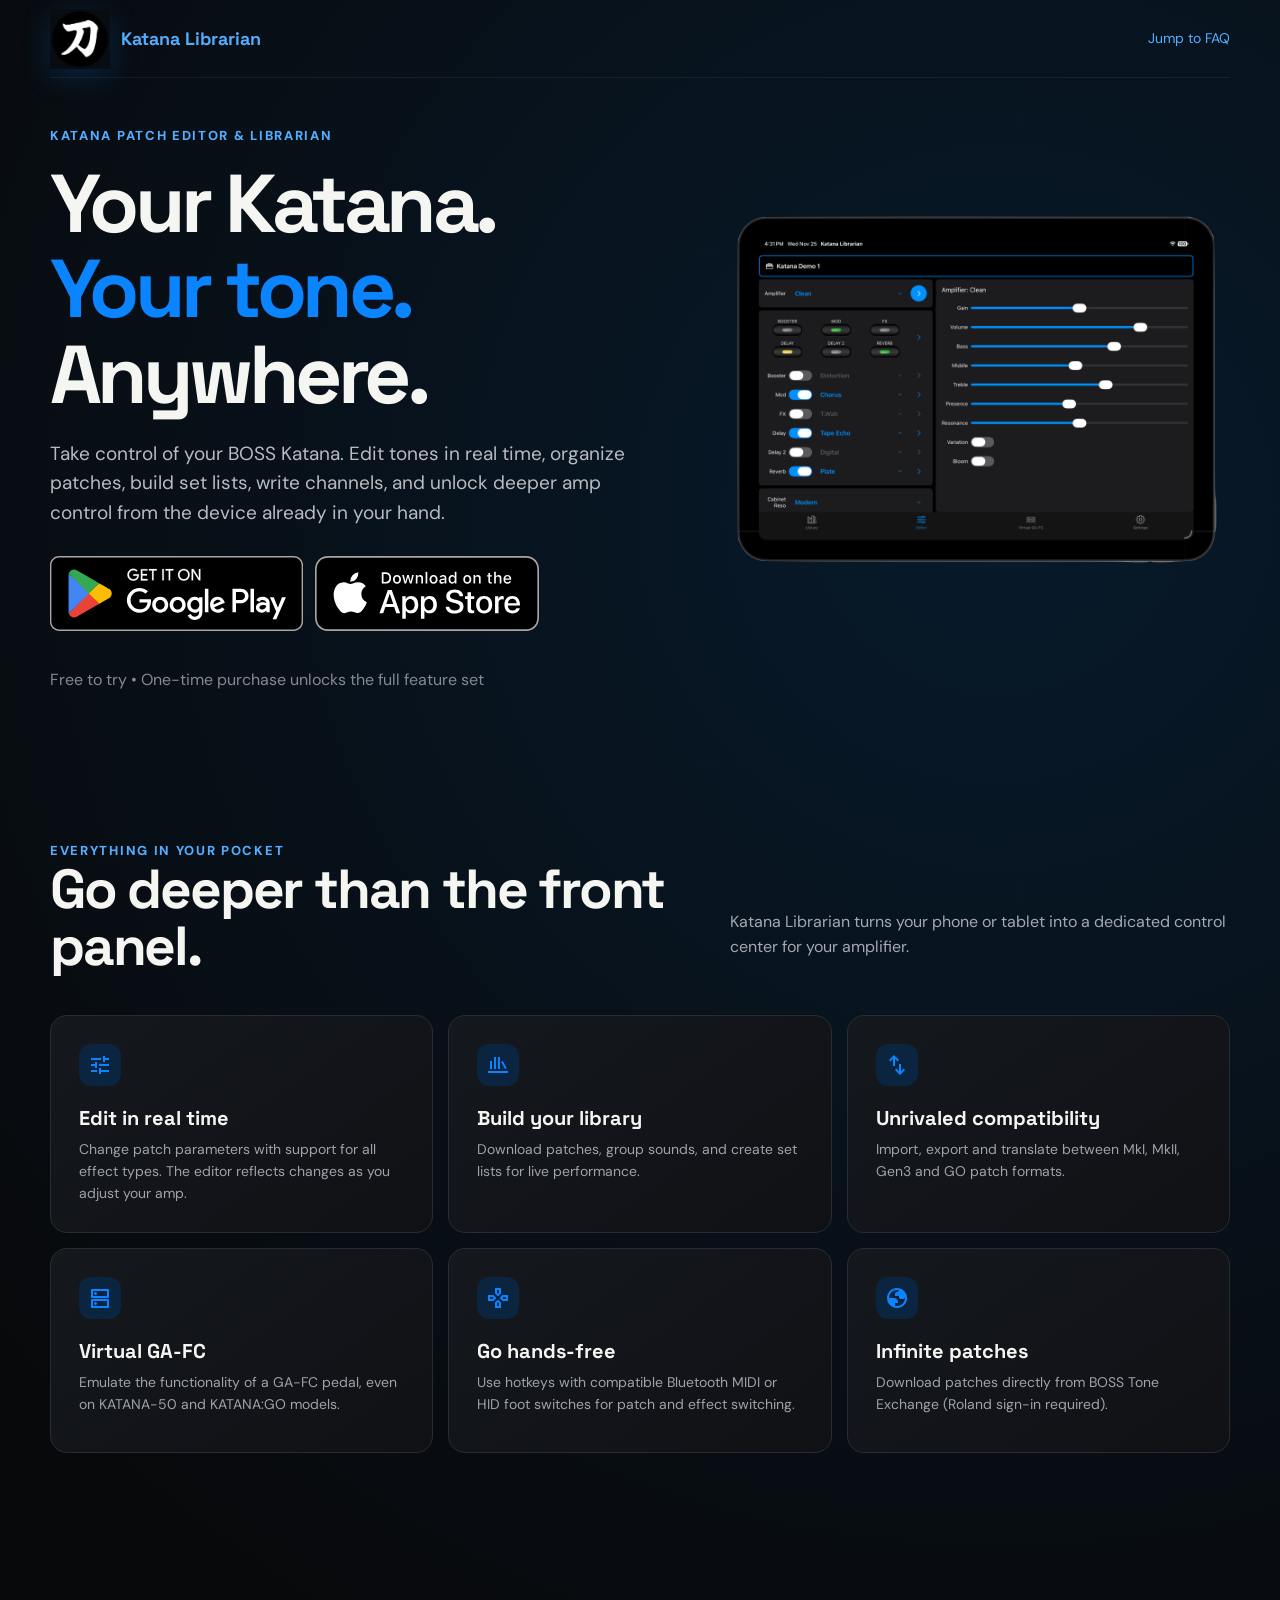
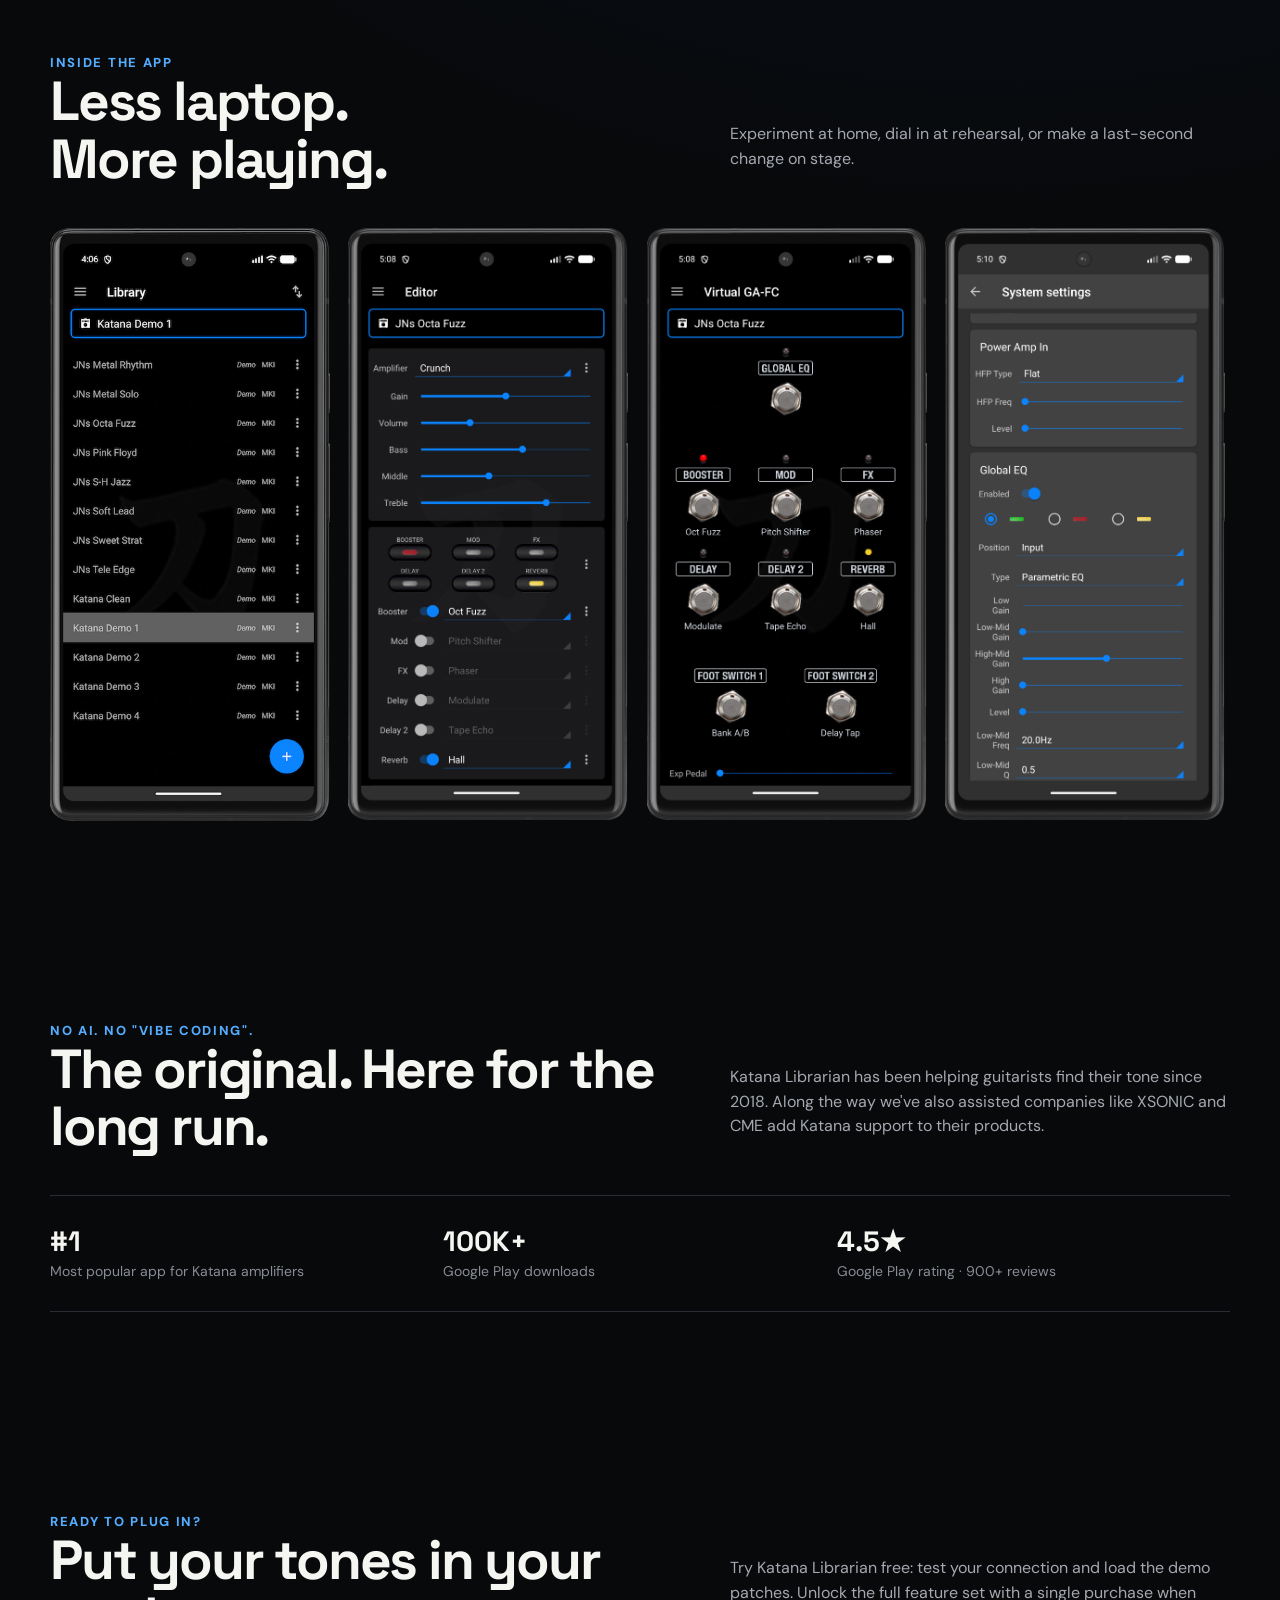
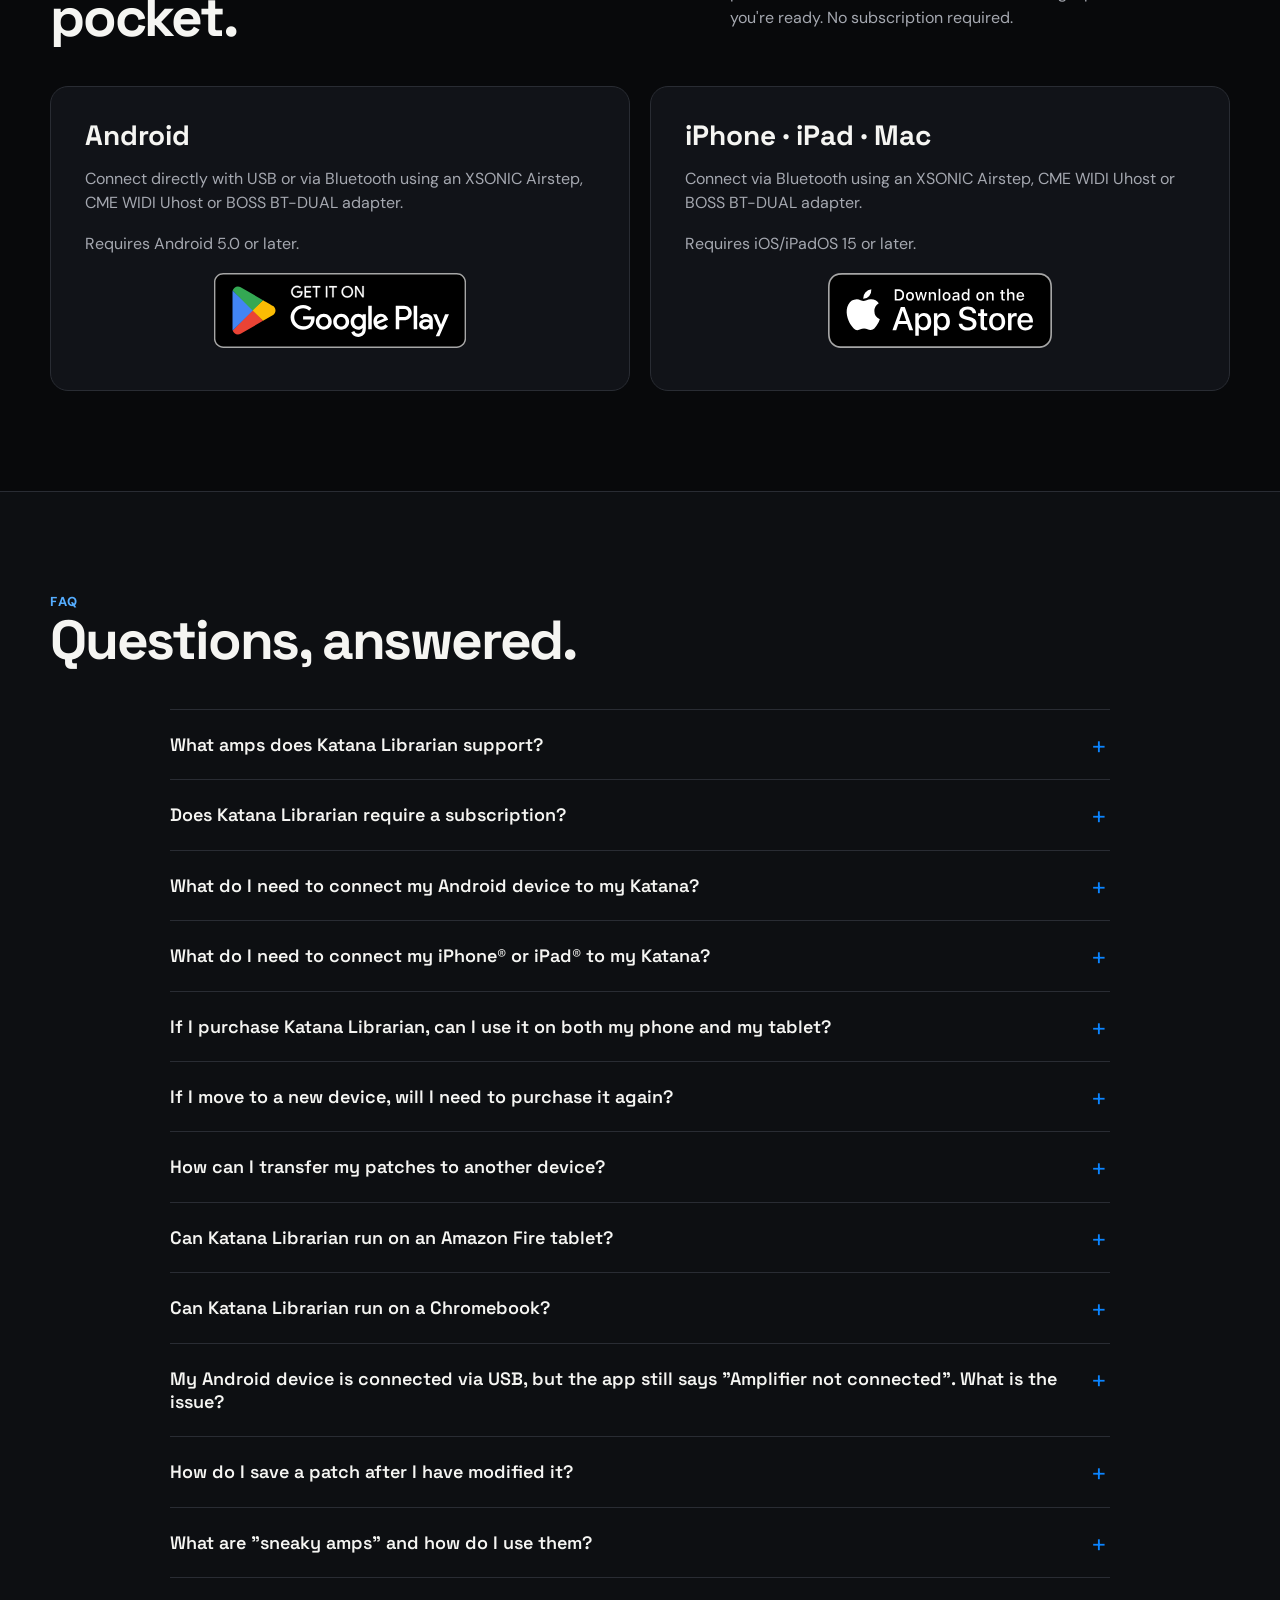
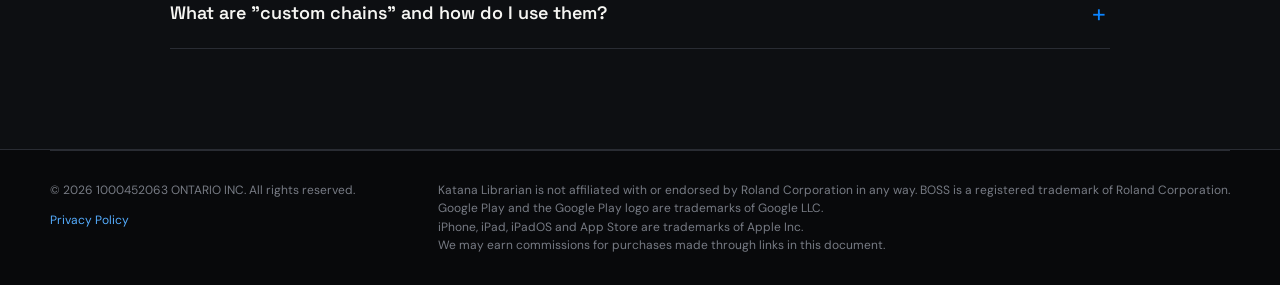
<file: index.html>
<!doctype html>
<html lang="en">
<head>
  <meta charset="utf-8">
  <meta name="viewport" content="width=device-width,initial-scale=1">
  <title>Katana Librarian — Take Control of Your Katana</title>
  <meta name="description" content="Katana Librarian is a patch editor and librarian for BOSS Katana amplifiers. Edit tones, organize patches, build set lists, and control your amp from iPhone, iPad, Android and Mac.">
  <link rel="preconnect" href="https://fonts.googleapis.com">
  <link rel="preconnect" href="https://fonts.gstatic.com" crossorigin>
  <link href="https://fonts.googleapis.com/css2?family=DM+Sans:wght@400;500;600;700&family=Space+Grotesk:wght@500;600;700&display=swap" rel="stylesheet">
  <link rel="stylesheet" href="styles.css">
</head>
<body>
<nav class="wrap">
  <a class="brand" href="#"><span class="logo"><img src="katana/icon_round.png" height="60"></span> Katana Librarian</a>
  <div class="navlinks"><a href="#faq">Jump to FAQ</a></div>
</nav>

<main>
<section class="wrap hero">
  <div>
    <div class="eyebrow">Katana patch editor & librarian</div>
    <h1>Your Katana.<br><span style="color:#0b84ff">Your tone.</span><br>Anywhere.</h1>
    <p class="lead">Take control of your BOSS Katana. Edit tones in real time, organize patches, build set lists, write channels, and unlock deeper amp control from the device already in your hand.</p>
    <div class="actions">
      <a href="https://play.google.com/store/apps/details?id=com.appsforamps.katana"><img src="Badge_GetItOnGP_enus_Digital_Fullcolor_GooglePlay.svg" alt="Get it on Google Play" height="75"></a>
      <a href="https://apps.apple.com/ca/app/katana-librarian/id1616920240"><img src="Download_on_the_App_Store_Badge_US-UK_RGB_blk_092917.svg" alt="Download on the App Store" height="75"></a>
    </div>
    <div class="micro">Free to try • One-time purchase unlocks the full feature set</div>
  </div>

  <div class="hero-art" aria-hidden="true">
    <div class="amp"><img src="katana/editor-ipad.png" height="400"></div>
  </div>
</section>

<section id="features" class="wrap">
  <div class="section-head"><div><div class="eyebrow">Everything in your pocket</div><h2>Go deeper than the front panel.</h2></div><p>Katana Librarian turns your phone or tablet into a dedicated control center for your amplifier.</p></div>
  <div class="grid">
    <article class="card"><div class="icon"><img src="tune_24dp_0B84FF_FILL0_wght400_GRAD0_opsz24.svg"></div><h3>Edit in real time</h3><p>Change patch parameters with support for all effect types. The editor reflects changes as you adjust your amp.</p></article>
    <article class="card"><div class="icon"><img src="newsstand_24dp_0B84FF_FILL0_wght400_GRAD0_opsz24.svg"></div><h3>Build your library</h3><p>Download patches, group sounds, and create set lists for live performance.</p></article>
    <article class="card"><div class="icon"><img src="swap_vert_24dp_0B84FF_FILL0_wght400_GRAD0_opsz24.svg"></div><h3>Unrivaled compatibility</h3><p>Import, export and translate between MkI, MkII, Gen3 and GO patch formats.</p></article>
    <article class="card"><div class="icon"><img src="dns_24dp_0B84FF_FILL0_wght400_GRAD0_opsz24.svg"></div><h3>Virtual GA-FC</h3><p>Emulate the functionality of a GA-FC pedal, even on KATANA-50 and KATANA:GO models.</p></article>
    <article class="card"><div class="icon"><img src="gamepad_24dp_0B84FF_FILL0_wght400_GRAD0_opsz24.svg"></div><h3>Go hands-free</h3><p>Use hotkeys with compatible Bluetooth MIDI or HID foot switches for patch and effect switching.</p></article>
    <article class="card"><div class="icon"><img src="globe_24dp_0B84FF_FILL0_wght400_GRAD0_opsz24.svg"></div><h3>Infinite patches</h3><p>Download patches directly from BOSS Tone Exchange (Roland sign-in required).</p></article>
  </div>
</section>

<section id="screens" class="wrap">
  <div class="section-head"><div><div class="eyebrow">Inside the app</div><h2>Less laptop.<br>More playing.</h2></div><p>Experiment at home, dial in at rehearsal, or make a last-second change on stage.</p></div>
  <div class="shots">
    <img src="katana/library-android.png" width="280">
    <img src="katana/editor-android.png" width="280">
    <img src="katana/gafc-android.png" width="280">
    <img src="katana/settings-android.png" width="280">
  </div>
</section>

<section id="about" class="wrap">
  <div class="section-head"><div><div class="eyebrow">No AI. No "vibe coding".</div><h2>The original. Here for the long run.</h2></div><p>Katana Librarian has been helping guitarists find their tone since 2018. Along the way we've also assisted companies like XSONIC and CME add Katana support to their products.</p></div>
  <div class="stats">
    <div class="stat"><strong>#1</strong><span>Most popular app for Katana amplifiers</span></div>
    <div class="stat"><strong>100K+</strong><span>Google Play downloads</span></div>
    <div class="stat"><strong>4.5★</strong><span>Google Play rating · 900+ reviews</span></div>
  </div>
</section>

<section id="platforms" class="wrap">
  <div class="section-head"><div><div class="eyebrow">Ready to plug in?</div><h2>Put your tones in your pocket.</h2></div><p>Try Katana Librarian free: test your connection and load the demo patches. Unlock the full feature set with a single purchase when you're ready. No subscription required.</p></div>
  <div class="platform-grid">
    <div class="platform">
      <h3>Android</h3><p>Connect directly with USB or via Bluetooth using an XSONIC Airstep, CME WIDI Uhost or BOSS BT-DUAL adapter.<p>Requires Android 5.0 or later.</p>
      <div class="container"><a href="https://play.google.com/store/apps/details?id=com.appsforamps.katana"><img src="Badge_GetItOnGP_enus_Digital_Fullcolor_GooglePlay.svg" alt="Get it on Google Play" height="75"></a></div>
    </div>
    <div class="platform">
      <h3>iPhone · iPad · Mac</h3><p>Connect via Bluetooth using an XSONIC Airstep, CME WIDI Uhost or BOSS BT-DUAL adapter.<p>Requires iOS/iPadOS 15 or later.</p>
      <div class="container"><a href="https://apps.apple.com/ca/app/katana-librarian/id1616920240"><img src="Download_on_the_App_Store_Badge_US-UK_RGB_blk_092917.svg" alt="Download on the App Store" height="75"></a></div>
      </div>
  </div>
</section>

<section id="faq" class="faq-section">
<div class="wrap">
  <div class="section-head">
    <div><div class="eyebrow">FAQ</div><h2>Questions, answered.</h2></div>
  </div>

  <div class="faq-list">

    <details>
    <summary>What amps does Katana Librarian support?</summary>
    <div class="faq-answer">
    <p>Katana Librarian currently supports the following models:</p>
    <div class="grid">
    <div><h3>MkI amps</h3><ul><li>KATANA-50</li><li>KATANA-100</li><li>KATANA-100/212</li><li>KATANA-HEAD</li><li>KATANA-Artist</li></ul></div>
    <div><h3>MkII amps</h3><ul><li>KATANA-50 MkII</li><li>KATANA-50 MkII EX</li><li>KATANA-100 MkII</li><li>KATANA-100/212 MkII</li><li>KATANA-HEAD MkII</li><li>KATANA-Artist MkII</li><li>KATANA-Artist MkII HEAD</li></ul></div>
    <div><h3>Gen3 amps</h3><ul><li>KATANA-50 Gen3</li><li>KATANA-50 EX Gen3</li><li>KATANA-100 Gen3</li><li>KATANA-100/212 Gen3</li><li>KATANA-HEAD Gen3</li><li>KATANA-Artist Gen3</li><li>KATANA-Artist HEAD Gen3</li></ul></div>
    <div><h3>KATANA:GO</h3><ul><li>KTN-GO</li><li>KTN-GO2</li></ul></div>
    </div>
    </div>
    </details>

    <details>
    <summary>Does Katana Librarian require a subscription?</summary>
    <div class="faq-answer"><p>No! We don't like subscription-based products. A one-time purchase gives you access to all the features and all future updates.</p></div>
    </details>

    <details>
    <summary>What do I need to connect my Android device to my Katana?</summary>
    <div class="faq-answer">
    <h3>Using USB</h3>
    <p>You need an Android device running Android 5.0 or above with USB Host Mode support, and an appropriate cable.</p>
    <p><strong>For MkI and MkII amps:</strong></p>
    <ul>
    <li>A USB Type-A-to-B cable (also known as a USB printer cable) like <a href="https://amzn.to/3BalX7i" rel="noopener">this one</a>. Make sure the cable is USB 2.0 compatible: USB 3.0 cables have a different Type-B connector which will not fit the amp.</li>
    <li>A USB On-The-Go (OTG) adapter. This adapter contains special wiring to switch your device into USB Host Mode so it can connect to the Katana. If your device has a USB Micro-AB connector, you will need an adapter like <a href="https://amzn.to/3eLLGve" rel="noopener">this one</a>. If your device has a USB Type-C connector, you will need an adapter like <a href="https://amzn.to/3BwCJ1J" rel="noopener">this one</a>.</li>
    </ul>
    <p class="note">If your phone has a USB Type-C connector you may be able to use a single USB C-to-B cable, provided that cable adheres to the "USB Type-C to USB 2.0 Standard-B Cable Assembly" specification. Many USB C-to-B cables on the market are non-compliant, and your device will not switch into USB Host Mode as a result.</p>
    <p><strong>For Gen3 amps and the KATANA:GO:</strong></p>
    <ul>
    <li>If your device has a USB C connector, you will need a USB Type-C cable like <a href="https://amzn.to/4duwyLu" rel="noopener">this one</a>.</li>
    <li>If your device has a USB Micro-AB connector, you will need a USB A-to-C cable and a USB On-The-Go (OTG) adapter like <a href="https://amzn.to/3eLLGve" rel="noopener">this one</a>.</li>
    </ul>
    <br>
    <h3>Using Bluetooth</h3>
    <p>You need an Android device running Android 6.0 or above.</p>
    <p><strong>For MkI and MkII amps</strong>, a compatible USB-to-Bluetooth bridge device:</p>
    <ul>
    <li>The <a href="https://amzn.to/3QCzJoO">XSONIC AIRSTEP Multi Controller</a>, <a href="https://amzn.to/3RZaUV2">AIRSTEP Kat Edition</a> and <a href="https://amzn.to/3T1Rly2">AIRSTEP Kat EX Edition</a> products provide Bluetooth MIDI connectivity as well as footswitch control.</li>
    <li>The <a href="https://amzn.to/3RKnXdy">CME WIDI Uhost</a> adds Bluetooth MIDI connectivity. Firmware version 3.6 or later is required.</li>
    </ul>
    <p><strong>For Gen3 amps</strong>, a compatible USB-to-Bluetooth bridge device:</p>
    <ul>
    <li>The <a href="https://amzn.to/3AxrHLB">BOSS BT-DUAL</a> adapter adds Bluetooth MIDI and Audio connectivity.</li>
    <li>The <a href="https://amzn.to/3T1Rly2">AIRSTEP Kat EX Edition</a> provides Bluetooth MIDI connectivity as well as footswitch control.</li>
    </ul>
    </div>
    </details>

    <details>
    <summary>What do I need to connect my iPhone® or iPad® to my Katana?</summary>
    <div class="faq-answer">
    <p>To connect using Bluetooth, you need an iPhone or iPad running iOS/iPadOS® 15.0 or above.</p>
    <p><strong>For MkI and MkII amps</strong>, a compatible USB-to-Bluetooth bridge device:</p>
    <ul>
    <li>The <a href="https://amzn.to/3QCzJoO">XSONIC AIRSTEP Multi Controller</a>, <a href="https://amzn.to/3RZaUV2">AIRSTEP Kat Edition</a> and <a href="https://amzn.to/3T1Rly2">AIRSTEP Kat EX Edition</a> products provide Bluetooth MIDI connectivity as well as footswitch control.</li>
    <li>The <a href="https://amzn.to/3RKnXdy">CME WIDI Uhost</a> adds Bluetooth MIDI connectivity. Firmware version 3.6 or later is required.</li>
    </ul>
    <p><strong>For Gen3 amps</strong>, a compatible USB-to-Bluetooth bridge device:</p>
    <ul>
    <li>The <a href="https://amzn.to/3AxrHLB">BOSS BT-DUAL</a> adapter adds Bluetooth MIDI and Audio connectivity.</li>
    <li>The <a href="https://amzn.to/3T1Rly2">AIRSTEP Kat EX Edition</a> provides Bluetooth MIDI connectivity as well as footswitch control.</li>
    </ul>
    <br>
    <p class="note">USB connections are not supported by the iOS version of Katana Librarian, as Apple puts restrictions on the types of MIDI devices that can connect to iOS over USB. Only class-compliant devices are allowed, and the Katana is not class-compliant.</p>
    <p>The iOS version of Katana Librarian can also run on Apple-silicon based Mac computers as a "Designed for iPad" application. To connect on macOS you must first use the "Audio MIDI Setup" app to pair the Bluetooth adapter with macOS.</p>
    </div>
    </details>

    <details>
    <summary>If I purchase Katana Librarian, can I use it on both my phone and my tablet?</summary>
    <div class="faq-answer"><p>Yes. Purchases can be shared across devices, so long as those devices are all signed into the same account. Keep in mind it can take some time to sync new purchases across your devices. Accounts are not shared between the Apple and Google ecosystems.</p></div>
    </details>

    <details>
    <summary>If I move to a new device, will I need to purchase it again?</summary>
    <div class="faq-answer"><p>No. As long as you are signed into the same account, all of your purchases will transfer over automatically. Accounts are not shared between the Apple and Google ecosystems.</p></div>
    </details>

    <details>
    <summary>How can I transfer my patches to another device?</summary>
    <div class="faq-answer"><p>Patches and groups can be transferred to another device running Katana Librarian using the Backup/Restore functionality available in Settings.</p></div>
    </details>

    <details>
    <summary>Can Katana Librarian run on an Amazon Fire tablet?</summary>
    <div class="faq-answer"><p>Yes! However, you must first install the Google Play Store app and services on your tablet. There are lots of guides available on the internet to assist with this process; <a href="https://www.howtogeek.com/232726/how-to-install-the-google-play-store-on-your-amazon-fire-tablet/" rel="noopener">here is one</a>.</p></div>
    </details>

    <details>
    <summary>Can Katana Librarian run on a Chromebook?</summary>
    <div class="faq-answer"><p>Yes, as long as your Chromebook supports running Android apps. A compatible Bluetooth adapter is required to connect to your amp. USB connections are not supported, as ChromeOS does not currently support USB host mode for Android apps.</p></div>
    </details>
    <details>
    <summary>My Android device is connected via USB, but the app still says "Amplifier not connected". What is the issue?</summary>
    <div class="faq-answer">
    <p>Most connection issues are due to cabling problems. First, make sure you have the correct cables, as specified above. If the amp still won't connect, try installing the <a href="https://play.google.com/store/apps/details?id=aws.apps.usbDeviceEnumerator&amp;hl=en_CA" rel="noopener">USB Device Info app</a>. With it installed and the amp connected, a working setup shows a device listed as vendor BOSS, product KATANA, with the vendor ID 0582.</p>
    <p>You can also plug a USB thumb drive or USB mouse into your USB OTG adapter. If your cabling is working, your device should automatically recognize the thumb drive or mouse.</p>
    <p class="note">If you have a Katana Gen 3, it must be in the "Vendor" USB mode. This is the default mode and doesn't normally need to be changed. See "How to select USB driver" in the product manual.</p>
    <p>If you still have connection issues, please contact us at <a href="mailto:apps4amps@gmail.com">apps4amps@gmail.com</a> and we'll attempt to help you troubleshoot.</p>
    </div>
    </details>

    <details>
    <summary>How do I save a patch after I have modified it?</summary>
    <div class="faq-answer"><p>Once you have modified a patch, a Download icon appears next to the patch name at the top of the screen. Click on the icon to save the patch to the library.</p></div>
    </details>

    <details>
    <summary>What are "sneaky amps" and how do I use them?</summary>
    <div class="faq-answer">
    <p>"Sneaky amps" are amplifier models that are built into the Katana MkI and MkII amps, but not exposed in BOSS Tone Studio. There are multiple theories as to why they were not exposed, but only BOSS knows for sure. They are not documented or supported by BOSS, and may get removed in future amplifier firmware updates. You can easily access them using Katana Librarian: they are present in the Amplifier drop-down list after the standard built-in amps.</p>
    <p>The MkI amps also contain several "sneaky effects", like Tera Echo. These were removed in the MkI v4 firmware; if you are running older firmware they will be accessible in Katana Librarian.</p>
    </div>
    </details>

    <details>
    <summary>What are "custom chains" and how do I use them?</summary>
    <div class="faq-answer"><p>The Katana has a number of preset chains that specify the arrangement of the effects in the signal chain. On MkI and MkII amps, Katana Librarian allows you to go further and rearrange the chain in any order you wish. Just drag and drop the effect you wish to move.</p>
    <p class="note">If you import a patch which contains a custom chain into BOSS Tone Studio, the chain data may be ignored. Again, this feature is not documented or supported by BOSS, and may get removed in future amplifier firmware updates.</p></div>
    </details>

  </div>
</section>

</main>

<footer class="wrap">
  <div>
      © 2026 1000452063 ONTARIO INC. All rights reserved.
      <p>
      <a href="katana/privacy.html">Privacy Policy</a>
  </div>
  <div class"footer-links">
      Katana Librarian is not affiliated with or endorsed by Roland Corporation in any way. BOSS is a registered trademark of Roland Corporation.
      <br>
      Google Play and the Google Play logo are trademarks of Google LLC.
      <br>
      iPhone, iPad, iPadOS and App Store are trademarks of Apple Inc.
      <br>
      We may earn commissions for purchases made through links in this document.
  </div>
</footer>
</body></html>
</file>
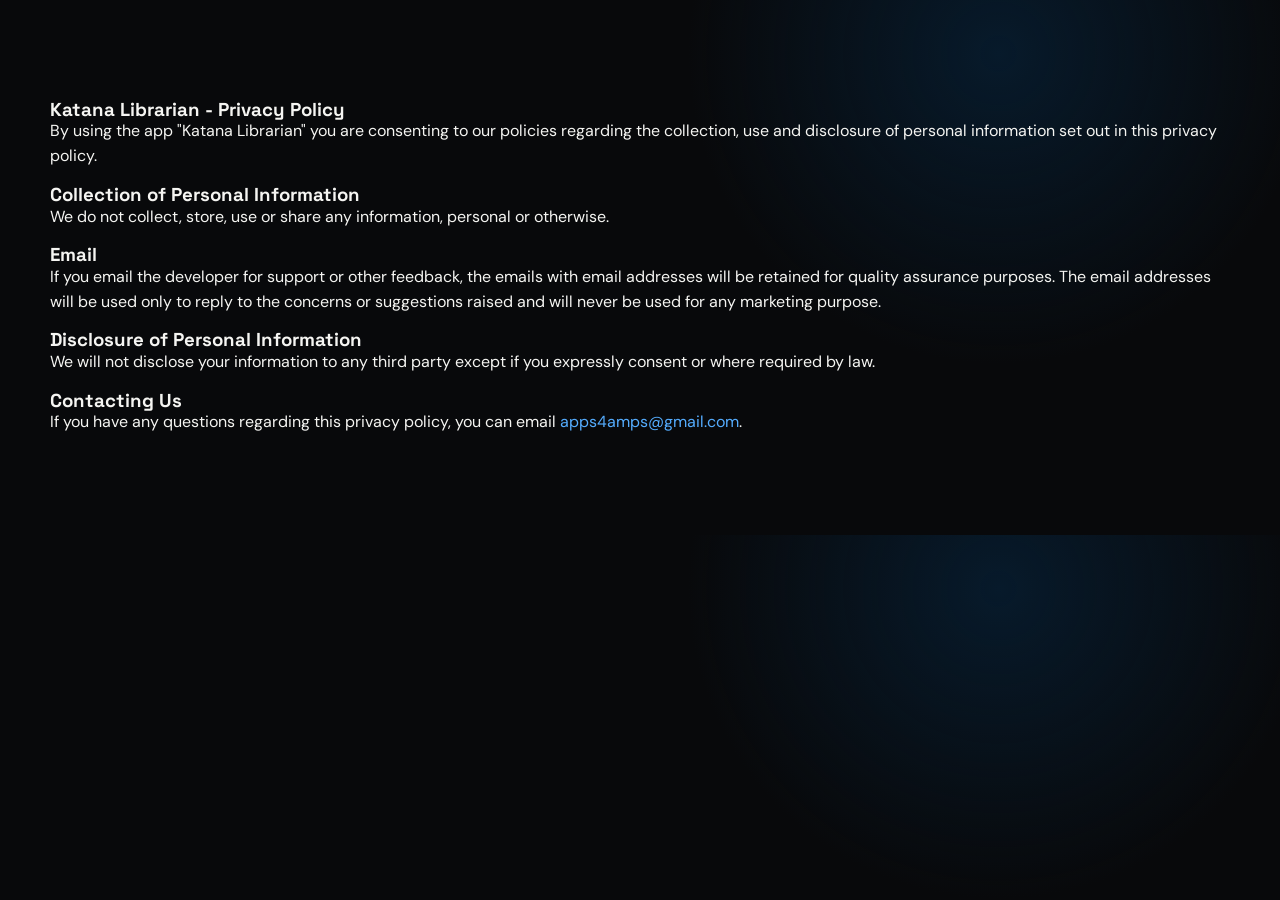
<file: katana/privacy.html>
<!doctype html>
<html lang="en">
<head>
  <meta charset="utf-8">
  <meta name="viewport" content="width=device-width,initial-scale=1">
  <title>Katana Librarian — Privacy Policy</title>
  <link rel="preconnect" href="https://fonts.googleapis.com">
  <link rel="preconnect" href="https://fonts.gstatic.com" crossorigin>
  <link href="https://fonts.googleapis.com/css2?family=DM+Sans:wght@400;500;600;700&family=Space+Grotesk:wght@500;600;700&display=swap" rel="stylesheet">
  <link rel="stylesheet" href="../styles.css">
</head>

<body>
  <section id="features" class="wrap">
  <h3>
  Katana Librarian - Privacy Policy 
  </h3>

  By using the app "Katana Librarian" you are consenting to our policies regarding the collection, use and disclosure of personal information set out in this privacy policy.
  
  <p>
  <h3>Collection of Personal Information</h3>
  We do not collect, store, use or share any information, personal or otherwise.
  
  <p>
  <h3>Email</h3>
  If you email the developer for support or other feedback, the emails with email addresses will be retained for quality assurance purposes. The email addresses will be used only to reply to the concerns or suggestions raised and will never be used for any marketing purpose.
  
  <p>
  <h3>Disclosure of Personal Information</h3>
  We will not disclose your information to any third party except if you expressly consent or where required by law.
  
  <p>
  <h3>Contacting Us</h3>
  If you have any questions regarding this privacy policy, you can email <a href=mailto:apps4amps@gmail.com">apps4amps@gmail.com</a>.
  </section>
</body>
</html>
</file>
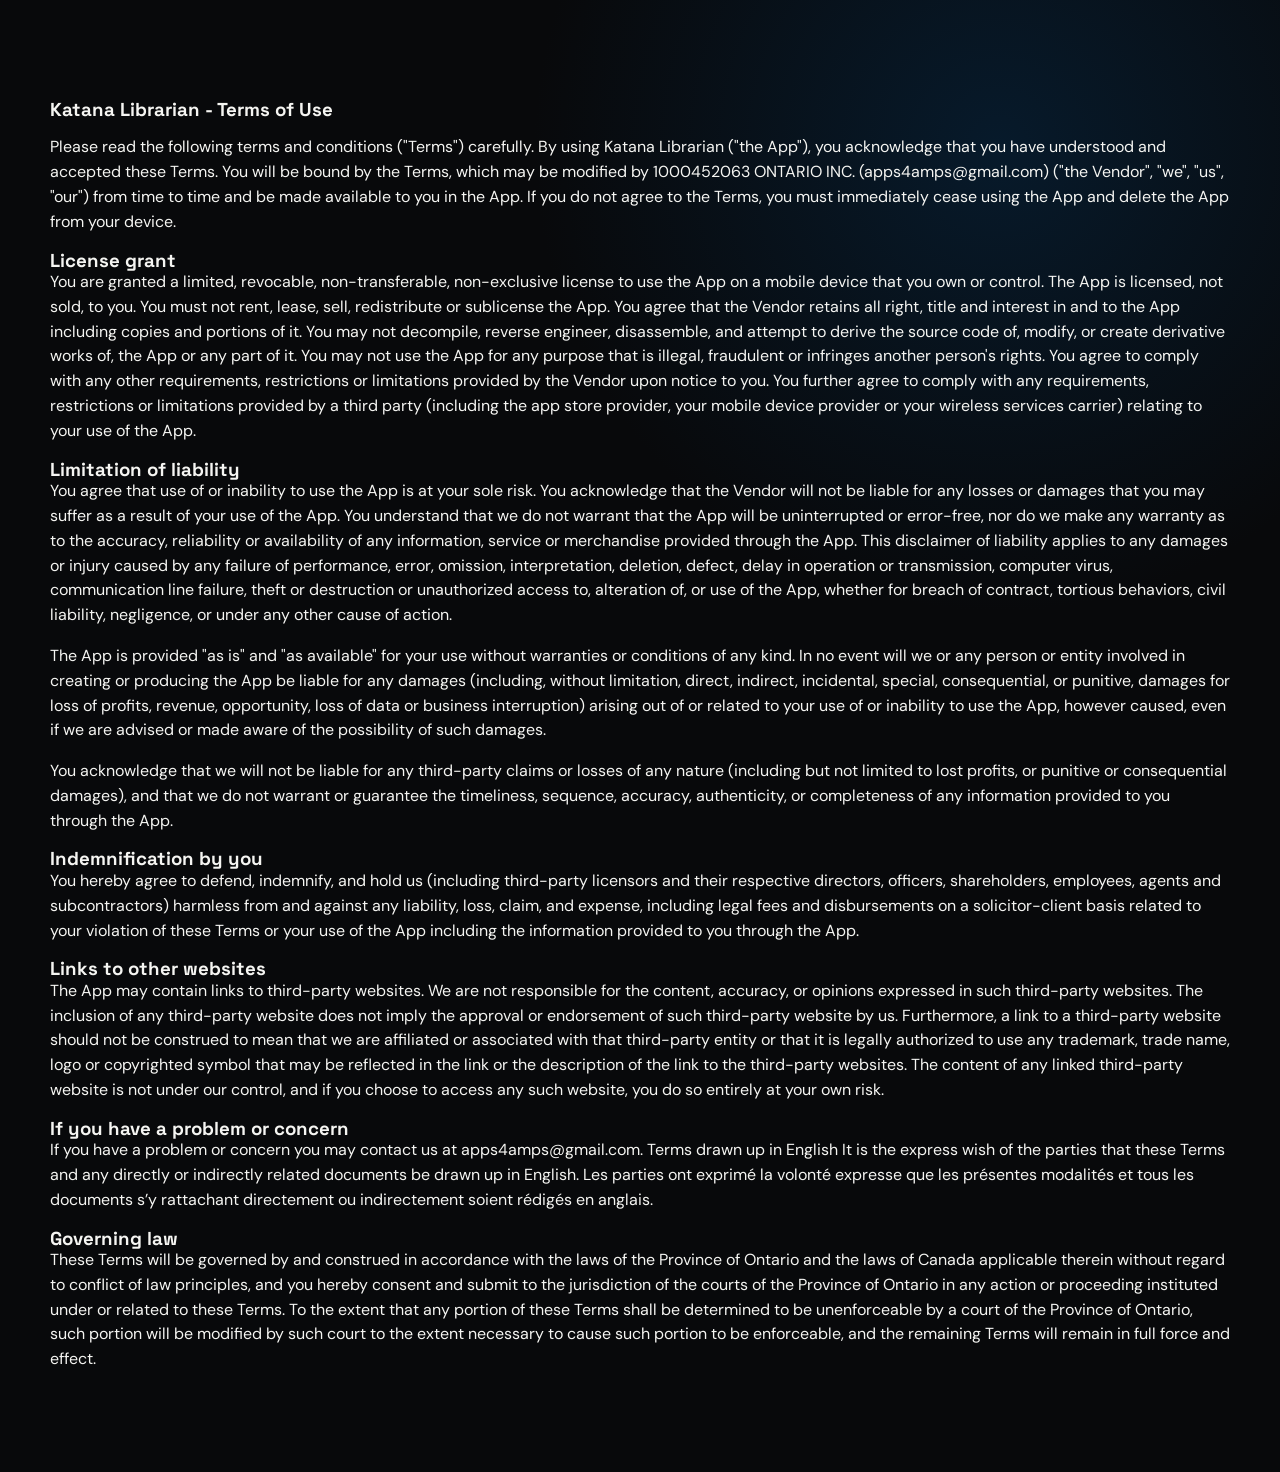
<file: katana/terms.html>
<!doctype html>
<html lang="en">
<head>
  <meta charset="utf-8">
  <meta name="viewport" content="width=device-width,initial-scale=1">
  <title>Katana Librarian — Terms Of Use</title>
  <link rel="preconnect" href="https://fonts.googleapis.com">
  <link rel="preconnect" href="https://fonts.gstatic.com" crossorigin>
  <link href="https://fonts.googleapis.com/css2?family=DM+Sans:wght@400;500;600;700&family=Space+Grotesk:wght@500;600;700&display=swap" rel="stylesheet">
  <link rel="stylesheet" href="../styles.css">
</head>

<body>
  <section id="features" class="wrap">
  <h3>
  Katana Librarian - Terms of Use
  </h3>
  
  <p>
  Please read the following terms and conditions ("Terms") carefully. By using Katana Librarian ("the App"), you acknowledge that you have understood and accepted these Terms. You will be bound by the Terms, which may be modified by 1000452063 ONTARIO INC. (apps4amps@gmail.com) ("the Vendor", "we", "us", "our") from time to time and be made available to you in the App. If you do not agree to the Terms, you must immediately cease using the App and delete the App from your device.
  
  <p>
  <h3>License grant</h3>
  You are granted a limited, revocable, non-transferable, non-exclusive license to use the App on a mobile device that you own or control. The App is licensed, not sold, to you. You must not rent, lease, sell, redistribute or sublicense the App. You agree that the Vendor retains all right, title and interest in and to the App including copies and portions of it. You may not decompile, reverse engineer, disassemble, and attempt to derive the source code of, modify, or create derivative works of, the App or any part of it. You may not use the App for any purpose that is illegal, fraudulent or infringes another person's rights. You agree to comply with any other requirements, restrictions or limitations provided by the Vendor upon notice to you. You further agree to comply with any requirements, restrictions or limitations provided by a third party (including the app store provider, your mobile device provider or your wireless services carrier) relating to your use of the App.
  
  <p>
  <h3>Limitation of liability</h3>
  You agree that use of or inability to use the App is at your sole risk. You acknowledge that the Vendor will not be liable for any losses or damages that you may suffer as a result of your use of the App. You understand that we do not warrant that the App will be uninterrupted or error-free, nor do we make any warranty as to the accuracy, reliability or availability of any information, service or merchandise provided through the App. This disclaimer of liability applies to any damages or injury caused by any failure of performance, error, omission, interpretation, deletion, defect, delay in operation or transmission, computer virus, communication line failure, theft or destruction or unauthorized access to, alteration of, or use of the App, whether for breach of contract, tortious behaviors, civil liability, negligence, or under any other cause of action.
  
  <p>
  The App is provided "as is" and "as available" for your use without warranties or conditions of any kind. In no event will we or any person or entity involved in creating or producing the App be liable for any damages (including, without limitation, direct, indirect, incidental, special, consequential, or punitive, damages for loss of profits, revenue, opportunity, loss of data or business interruption) arising out of or related to your use of or inability to use the App, however caused, even if we are advised or made aware of the possibility of such damages.
  
  <p>
  You acknowledge that we will not be liable for any third-party claims or losses of any nature (including but not limited to lost profits, or punitive or consequential damages), and that we do not warrant or guarantee the timeliness, sequence, accuracy, authenticity, or completeness of any information provided to you through the App.
  
  <p>
  <h3>Indemnification by you</h3>
  You hereby agree to defend, indemnify, and hold us (including third-party licensors and their respective directors, officers, shareholders, employees, agents and subcontractors) harmless from and against any liability, loss, claim, and expense, including legal fees and disbursements on a solicitor-client basis related to your violation of these Terms or your use of the App including the information provided to you through the App.
  
  <p>
  <h3>Links to other websites</h3>
  The App may contain links to third-party websites. We are not responsible for the content, accuracy, or opinions expressed in such third-party websites. The inclusion of any third-party website does not imply the approval or endorsement of such third-party website by us. Furthermore, a link to a third-party website should not be construed to mean that we are affiliated or associated with that third-party entity or that it is legally authorized to use any trademark, trade name, logo or copyrighted symbol that may be reflected in the link or the description of the link to the third-party websites. The content of any linked third-party website is not under our control, and if you choose to access any such website, you do so entirely at your own risk.
  
  <p>
  <h3>If you have a problem or concern</h3>
  If you have a problem or concern you may contact us at apps4amps@gmail.com. 
  Terms drawn up in English
  It is the express wish of the parties that these Terms and any directly or indirectly related documents be drawn up in English. Les parties ont exprim&eacute; la volont&eacute; expresse que les
  pr&eacute;sentes modalit&eacute;s et tous les documents s&rsquo;y rattachant directement ou indirectement
  soient r&eacute;dig&eacute;s en anglais.
  
  <p>
  <h3>Governing law</h3>
  These Terms will be governed by and construed in accordance with the laws of the Province of Ontario and the laws of Canada applicable therein without regard to conflict of law principles, and you hereby consent and submit to the jurisdiction of the courts of the Province of Ontario in any action or proceeding instituted under or related to these Terms.
  To the extent that any portion of these Terms shall be determined to be unenforceable by a court of the Province of Ontario, such portion will be modified by such court to the extent necessary to cause such portion to be enforceable, and the remaining Terms will remain in full force and effect.
  </section>
</body>
</html>
</file>
<file: styles.css>
:root{
	--bg:#08090b;
	--panel:#111318;
	--panel2:#171a20;
	--text:#f5f5f2;
	--muted:#a5a8b0;
	--blue:#0b84ff;
	--blue2:#55adff;
	--line:#292c33;
	--max:1180px
}
*{
	box-sizing:border-box
}
html{
	scroll-behavior:smooth
}
body{
	margin:0;
	background:radial-gradient(circle at 78% 10%,#071a2b 0,transparent 28%),var(--bg);
	color:var(--text);
	font-family:"DM Sans",sans-serif;
	line-height:1.55
}
a{
	color: var(--blue2);
	text-decoration:none
}
.wrap{
	width:min(var(--max),calc(100% - 40px));
	margin:auto
}
nav{
	height:78px;
	display:flex;
	align-items:center;
	justify-content:space-between;
	border-bottom:1px solid rgba(255,255,255,.06)
}
.brand{
	display:flex;
	gap:11px;
	align-items:center;
	font-family:"Space Grotesk";
	font-weight:700;
	font-size:18px
}
.logo{
	display:grid;
	place-items:center;
	color:#111;
	font-weight:800;
	box-shadow:0 8px 30px #0b84ff33
}
.navlinks{
	display:flex;
	gap:25px;
	color:#b7bac1;
	font-size:14px
}
.navlinks a:hover{
	color:#fff
}
.hero{
        min-height: auto;
        padding-top: 48px;
        padding-bottom: 48px;
	display:grid;
	grid-template-columns:1.05fr .95fr;
	gap:65px;
	align-items:center
}
.eyebrow{
	color:var(--blue2);
	font-size:13px;
	font-weight:800;
	letter-spacing:.13em;
	text-transform:uppercase
}
h1,h2,h3{
	font-family:"Space Grotesk";
	line-height:1.04;
	margin:0
}
h1{
	font-size:clamp(48px,7vw,82px);
	letter-spacing:-.055em;
	margin:15px 0 22px
}
h2{
	font-size:clamp(34px,5vw,55px);
	letter-spacing:-.04em
}
.lead{
	font-size:19px;
	color:#b9bbc1;
	max-width:640px
}
.actions{
	display:flex;
	gap:12px;
	flex-wrap:wrap;
	margin:29px 0
}
.micro{
	font-size:16px;
	color:#858992
}
.hero-art{
	position:relative;
	min-height:510px
}
.amp{
	position:absolute;
	inset:35px 0 0 30px
}
.amp:before{
	content:"";
	position:absolute;
	inset:0;
	pointer-events:none
}
.stats{
	display:grid;
	grid-template-columns:repeat(3,1fr);
	border-block:1px solid var(--line);
	padding:27px 0;
	margin-top:10px
}
.stat strong{
	font:700 28px "Space Grotesk";
	display:block
}
.stat span{
	font-size:14px;
	color:#888c94
}
section{
	padding:100px 0
}
.section-head{
	display:flex;
	justify-content:space-between;
	gap:35px;
	align-items:end;
	margin-bottom:40px
}
.section-head p{
	max-width:500px;
	color:var(--muted)
}
.grid{
	display:grid;
	grid-template-columns:repeat(3,1fr);
	gap:15px
}
.card{
	background:linear-gradient(145deg,#15181d,#0f1115);
	border:1px solid var(--line);
	border-radius:17px;
	padding:28px;
	min-height:205px
}
.icon{
	width:42px;
	height:42px;
	border-radius:12px;
	background:#0b2440;
	color:var(--text);
	display:grid;
	place-items:center;
	font-weight:800;
	margin-bottom:22px
}
.card h3{
	font-size:20px;
	margin-bottom:10px
}
.card p{
	color:#9fa2aa;
	font-size:14px;
	margin:0
}
.platform-grid{
	display:grid;
	grid-template-columns:1fr 1fr;
	gap:20px
}
.platform{
	padding:34px;
	border:1px solid var(--line);
	border-radius:18px;
	background:#111318
}
.platform h3{
	font-size:28px;
	margin-bottom:8px
}
.platform p{
	color:#a5a8b0
}
.shots{
	display:grid;
	grid-template-columns:repeat(4,1fr);
	gap:13px
}
.quote{
	padding:85px 0
}
.quote-box{
	max-width:900px;
	margin:auto;
	text-align:center
}
.quote-box blockquote{
	font:600 clamp(28px,4vw,48px)/1.12 "Space Grotesk";
	letter-spacing:-.03em;
	margin:0
}
.quote-box cite{
	display:block;
	color:#8f929a;
	font-style:normal;
	margin-top:22px
}
footer{
	border-top:1px solid var(--line);
	padding:30px 0;
	color:#777b84;
	font-size:12px;
	display:flex;
	justify-content:space-between;
	gap:20px
}
.footer-links{
	display:flex;
	gap:18px
}
@media(max-width:850px){
	.navlinks{
		display:none
}
	.hero{
		grid-template-columns:1fr;
		padding-top:60px
}
	.hero-art{
		min-height:470px
}
	.grid{
		grid-template-columns:1fr 1fr
}
	.shots{
		grid-template-columns:repeat(2,1fr)
}
	.section-head{
		display:block
}
	.platform-grid{
		grid-template-columns:1fr
}
	.cta-box{
		display:block
}
	.cta-box .actions{
		margin-bottom:0
}
}
@media(max-width:560px){
	.wrap{
		width:min(var(--max),calc(100% - 28px))
}
	.hero{
		padding-top:45px
}
	.grid{
		grid-template-columns:1fr
}
	.stats{
		grid-template-columns:1fr;
		gap:18px
}
	.hero-art{
		min-height:410px
}
	.amp{
		inset:25px 0 0 0
}
	.phone{
		width:190px;
		height:365px;
		right:-6px
}
	.screen{
		margin-top:45px;
		height:120px
}
	.section-head{
		margin-bottom:28px
}
	section{
		padding:72px 0
}
	.cta-box{
		padding:35px 25px
}
}
.container {
	display: flex;
	justify-content: center;
}
.faq-section{
	background:#0d0f12;
	border-block:1px solid var(--line)
}
.faq-list{
	max-width:940px;
	margin:auto;
	border-top:1px solid var(--line)
}
.faq-list details{
	border-bottom:1px solid var(--line)
}
.faq-list summary{
	list-style:none;
	cursor:pointer;
	padding:23px 48px 23px 0;
	font:600 18px/1.3 "Space Grotesk";
	position:relative
}
.faq-list summary::-webkit-details-marker{
	display:none
}
.faq-list summary:after{
	content:"+";
	position:absolute;
	right:4px;
	top:19px;
	color:#0b84ff;
	font:400 25px "DM Sans";
	transition:.2s
}
.faq-list details[open] summary:after{
	content:"-"
}
.faq-answer{
	padding:0 45px 25px 0;
	color:#aeb1b8;
	font-size:16px;
	max-width:850px
}
.faq-answer p{
	margin:0 0 12px
}
.faq-answer ul{
	margin:10px 0 0;
	padding-left:20px
}
.faq-answer li{
	margin:6px 0
}
</file>
